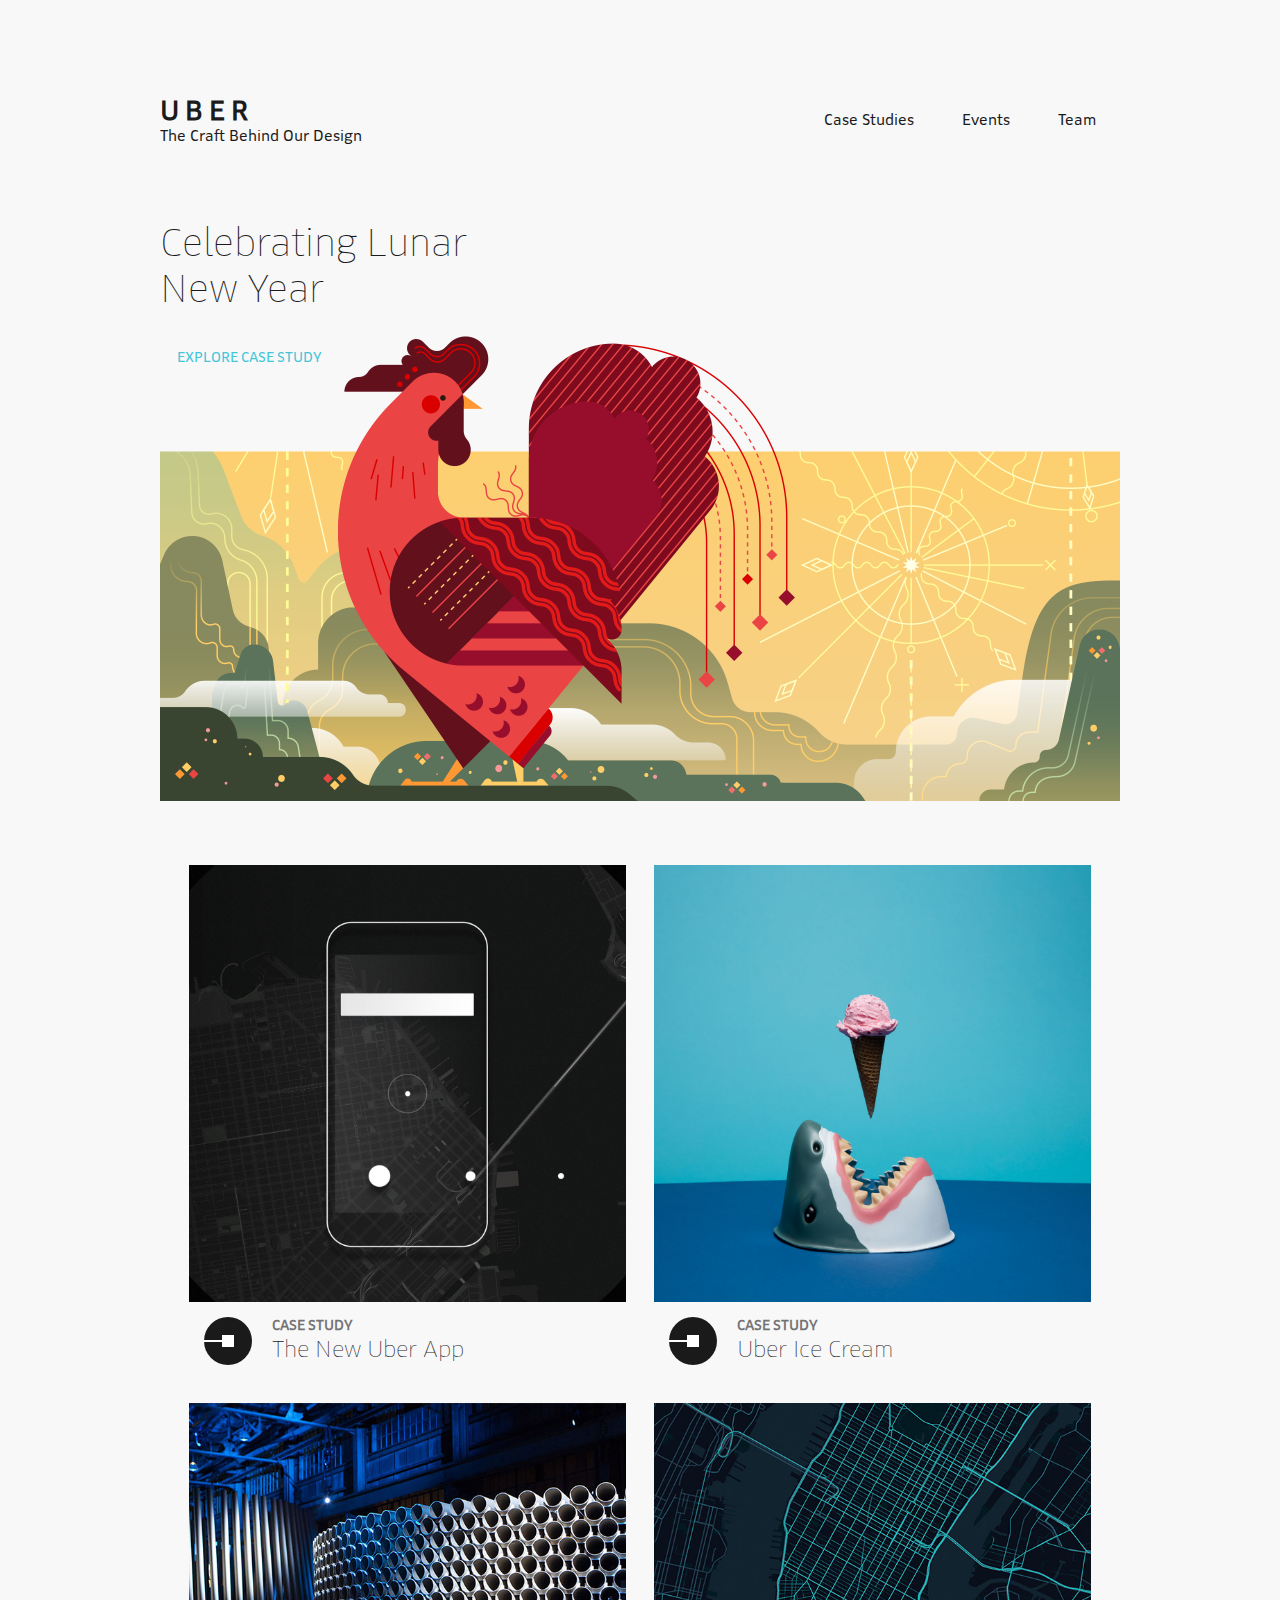
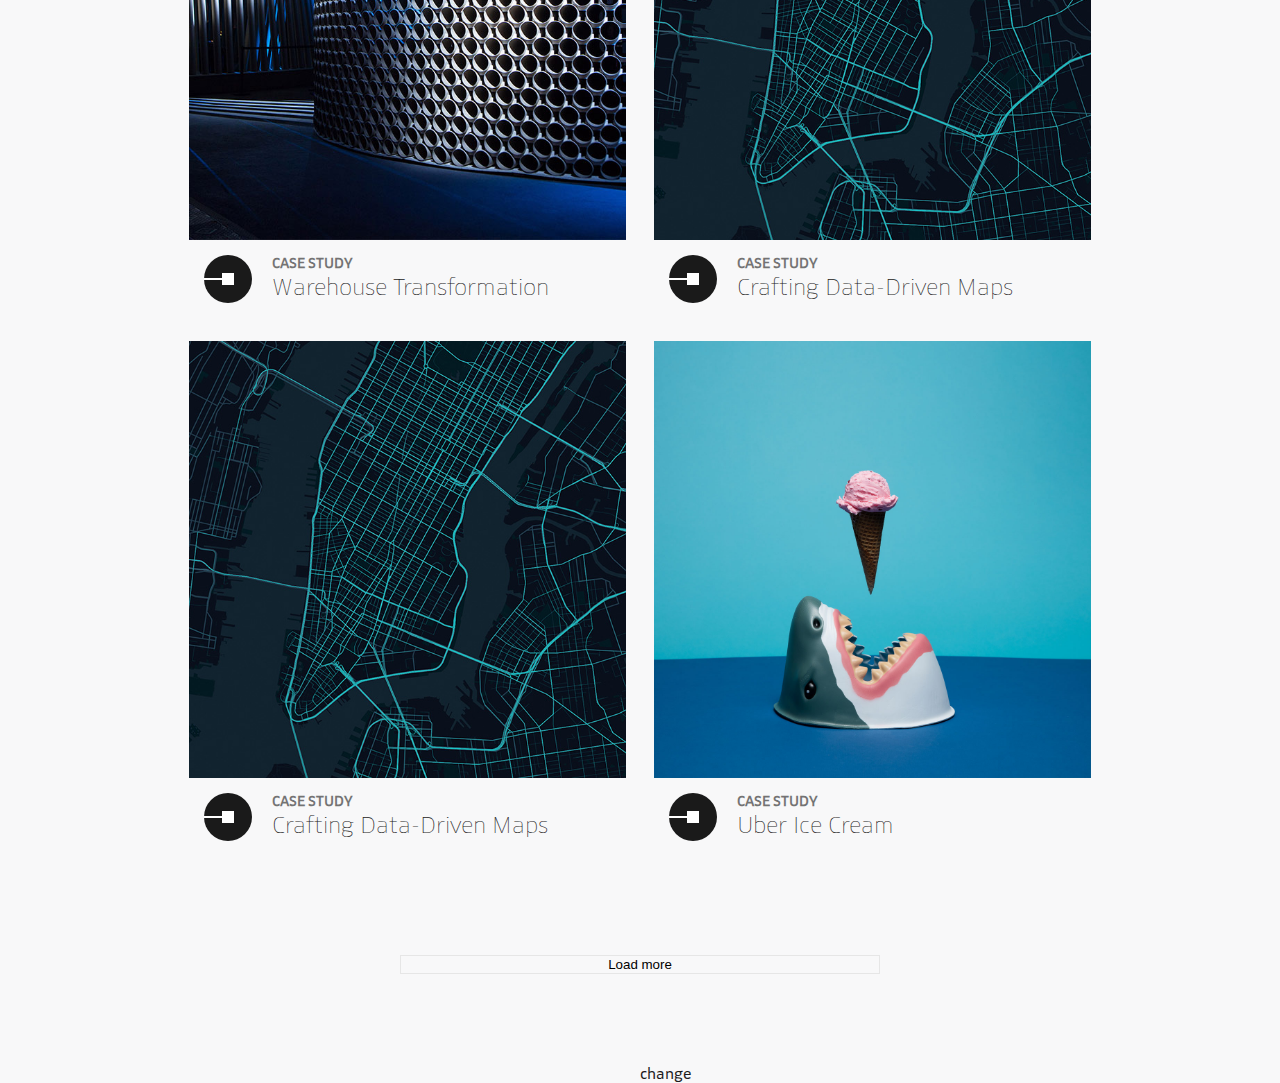
<file: l4/index.html>
<html lang="en">
<head>
    <meta charset="UTF-8">
    <meta name="viewport" content="width=device-width, initial-scale=1.0">
    <meta http-equiv="X-UA-Compatible" content="ie=edge">
    <title>Title</title>
    <link rel="stylesheet" href="./style.css">
</head>
<body>
    <div class="conteiner">
      <header class="col-xs-12 col-sm-12 col-md-12 col-lg-12 page-header">
          <div class="col-xs-4 col-sm-4 col-md-4 col-lg-4 logo-conteiner">
            <span class="logo">U B E R</span>
            <span class="logo_text">The Craft Behind Our Design</span>
          </div>
          <div class="col-xs-4 col-sm-4 col-md-4 col-lg-4 menu">
              <div class="menu_list">
                  <div class="menu_item">
                    <a href="#">Case Studies</a>
                  </div>
                  <div class="menu_item">
                    <a href="#">Events</a>
                  </div>
                  <div class="menu_item">
                    <a href="#">Team</a>
                  </div>
              </div>
              <div class="menu_control">
                  <div class="menu_control_bar">

                  </div>
                  <div class="menu_control_bar">

                  </div>
                  <div class="menu_control_bar">

                  </div>
              </div>
          </div>
      </header>
      <section class="col-xs-12 col-md-12 col-sm-12 col-lg-12 page-main-paragraph">
        <h1>
          Celebrating Lunar
          <br>
          New Year
        </h1>
      </section>
      <section class="col-xs-12 col-sm-12 col-md-12 col-lg-12 page-main-baner">
        <a href="#" class="page-main-baner_link">
            <div class="link_text">
              EXPLORE CASE STUDY
            </div>
            <div class="progress"></div>
        </a>
        <img src="./assets/images/main-baner.png" alt="">
      </section>
      <section class="page-main-content">

            <div class="content-item-wrapper col-xs-12 col-sm-6 col-md-6 col-lg-6">
              <div class="content-item">
                <div class="content-item-image">
                    <img src="assets/images/grid-image.jpg" alt="">
                </div>
                <div class="content-item_footer">
                    <div class="content-item_icon">
                      <img src="assets/images/icon.svg" alt="">
                    </div>
                    <div class="content-item_title">
                      <div class="content-item_title-head">
                          case study
                      </div>
                      <div class="content-item_title-content">
                          The New Uber App
                      </div>
                    </div>
                </div>
              </div>
            </div>

            <div class="content-item-wrapper col-xs-12 col-sm-6 col-md-6 col-lg-6">
              <div class="content-item">
                <div class="content-item-image">
                    <img src="assets/images/gri-image-2.jpg" alt="">
                </div>
                <div class="content-item_footer">
                    <div class="content-item_icon">
                      <img src="assets/images/icon.svg" alt="">
                    </div>
                    <div class="content-item_title">
                      <div class="content-item_title-head">
                          case study
                      </div>
                      <div class="content-item_title-content">
                          Uber Ice Cream
                      </div>
                    </div>
                </div>
              </div>
            </div>

            <div class="content-item-wrapper col-xs-12 col-sm-6 col-md-6 col-lg-6">
              <div class="content-item">
                <div class="content-item-image">
                    <img src="assets/images/grid-image-5.jpg" alt="">
                </div>
                <div class="content-item_footer">
                    <div class="content-item_icon">
                      <img src="assets/images/icon.svg" alt="">
                    </div>
                    <div class="content-item_title">
                      <div class="content-item_title-head">
                          case study
                      </div>
                      <div class="content-item_title-content">
                          Warehouse Transformation
                      </div>
                    </div>
                </div>
              </div>
            </div>

            <div class="content-item-wrapper col-xs-12 col-sm-6 col-md-6 col-lg-6">
              <div class="content-item">
                <div class="content-item-image">
                    <img src="assets/images/grid-image-4.jpg" alt="">
                </div>
                <div class="content-item_footer">
                    <div class="content-item_icon">
                      <img src="assets/images/icon.svg" alt="">
                    </div>
                    <div class="content-item_title">
                      <div class="content-item_title-head">
                          case study
                      </div>
                      <div class="content-item_title-content">
                          Crafting Data-Driven Maps
                      </div>
                    </div>
                </div>
              </div>
            </div>

            <div class="content-item-wrapper col-xs-12 col-sm-6 col-md-6 col-lg-6">
              <div class="content-item">
                <div class="content-item-image">
                    <img src="assets/images/grid-image-4.jpg" alt="">
                </div>
                <div class="content-item_footer">
                    <div class="content-item_icon">
                      <img src="assets/images/icon.svg" alt="">
                    </div>
                    <div class="content-item_title">
                      <div class="content-item_title-head">
                          case study
                      </div>
                      <div class="content-item_title-content">
                          Crafting Data-Driven Maps
                      </div>
                    </div>
                </div>
              </div>
            </div>

            <div class="content-item-wrapper col-xs-12 col-sm-6 col-md-6 col-lg-6">
              <div class="content-item">
                <div class="content-item-image">
                    <img src="assets/images/gri-image-2.jpg" alt="">
                </div>
                <div class="content-item_footer">
                    <div class="content-item_icon">
                      <img src="assets/images/icon.svg" alt="">
                    </div>
                    <div class="content-item_title">
                      <div class="content-item_title-head">
                          case study
                      </div>
                      <div class="content-item_title-content">
                          Uber Ice Cream
                      </div>
                    </div>
                </div>
              </div>
            </div>

      </section>
      <section class="pagination">
        <button class="btn"><span>Load more</span></button>
      </section>
      <section class="page-footer">
          <div class="page-footer_item col-xs-12 col-sm-6 col-md-6 col-lg-6">
            <div class="">

            </div>
          </div>
          <div class="page-footer_item col-xs-12 col-sm-6 col-md-6 col-lg-6">
              change
          </div>
      </section>
    </div>
</body>
</html>
</file>
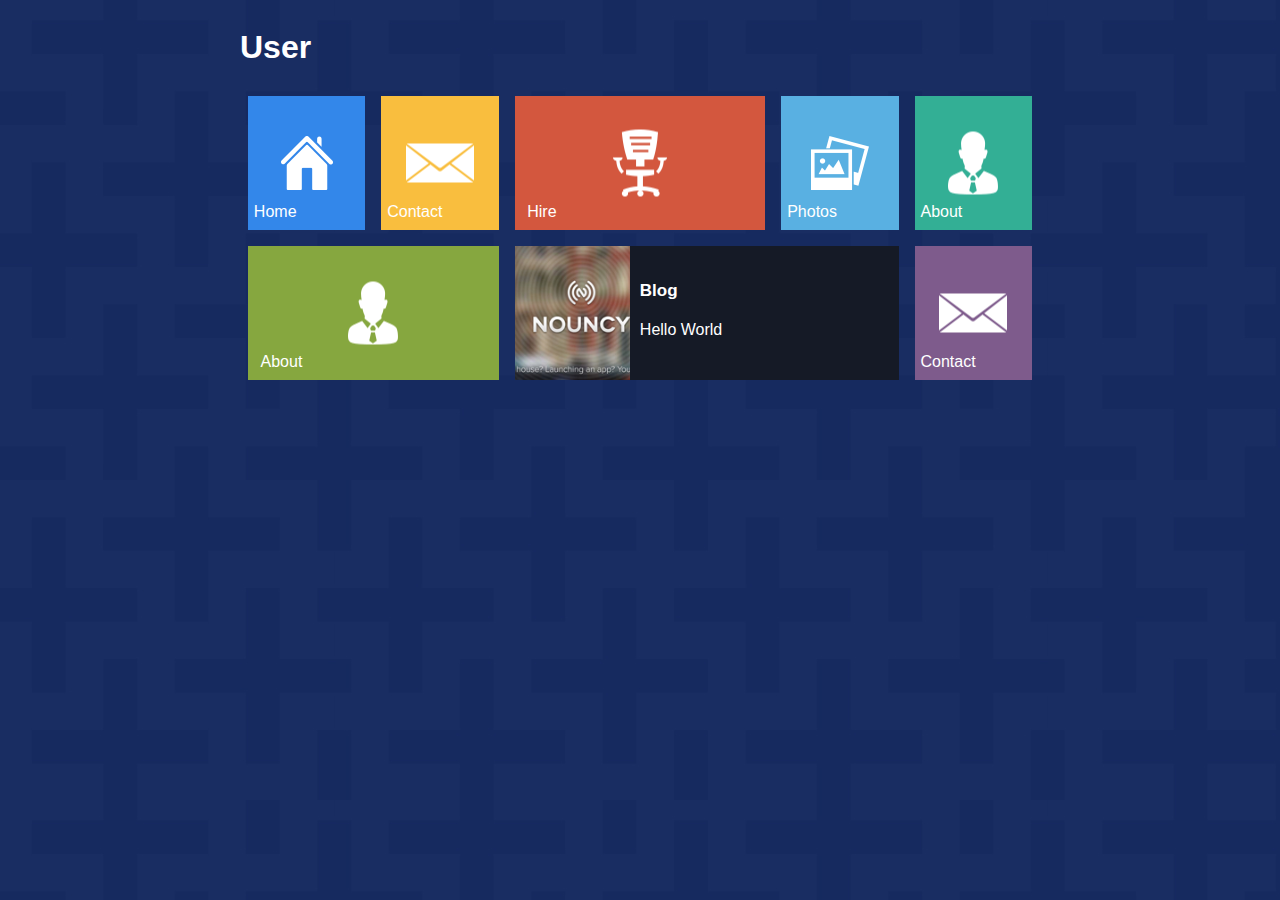
<file: wa_hw_6_Yaroslav_Ovdi/index.html>
<html lang="en">
<head>
    <meta charset="UTF-8">
    <meta name="viewport" content="width=device-width, initial-scale=1.0">
    <meta http-equiv="X-UA-Compatible" content="ie=edge">
    <title>Metro ui</title>
    <link rel="stylesheet" href="./style.css">
</head>
<body>
    <div class="page-wrapper">
        <header class="page-header">
            <h1>User</h1>
        </header>
        <div class="items-wrapper">
                <div class="item col-xs-6 col-sm-2">
                    <div class="item__content">

                    
                        <div class="item__image">
                            <img src="./images/home.png" alt="">
                        </div>
                        <div class="item__text">
                            Home
                        </div>
                    </div>
                </div>
                <div class="item col-xs-6 col-sm-2">
                        <div class="item__content">
    
                        
                            <div class="item__image">
                                <img src="./images/contact.png" alt="">
                            </div>
                            <div class="item__text">
                                Contact
                            </div>
                        </div>
                </div>
                <div class="item col-xs-12 col-sm-4">
                        <div class="item__content">
    
                        
                            <div class="item__image">
                                <img src="./images/hire.png" alt="">        
                            </div>
                            <div class="item__text">
                                Hire
                            </div>
                        </div>
                </div>
                <div class="item col-xs-6 col-sm-2">
                        <div class="item__content">
    
                        
                            <div class="item__image">
                                <img src="./images/photos.png" alt="">
                            </div>
                            <div class="item__text">
                                Photos
                            </div>
                        </div>
                </div>
                <div class="item col-xs-6 col-sm-2">
                        <div class="item__content">
    
                        
                            <div class="item__image">
                                <img src="./images/about.png" alt="">
                            </div>
                            <div class="item__text">
                                About
                            </div>
                        </div>
                </div>
                <div class="item col-xs-12 col-sm-4">
                        <div class="item__content">
    
                        
                            <div class="item__image">
                                <img src="./images/about.png" alt="">
                            </div>
                            <div class="item__text">
                                About
                            </div>
                        </div>
                </div>
                <div class="item col-xs-12 col-sm-6">
                        <div class="item__content blog">
    
                        
                            <div class="blog__image">
                                <img src="./images/blog-image.png" alt="">
                            </div>
                            <div class="blog__text">
                                <div class="blog__header">Blog</div>
                                <div class="blog__paragraph">Hello World</div>
                            </div>
                        </div>
                </div>
                <div class="item col-xs-12 col-sm-2">
                        <div class="item__content">
    
                        
                            <div class="item__image">
                                <img src="./images/contact.png" alt="">
                            </div>
                            <div class="item__text">
                                Contact
                            </div>
                        </div>
                </div>
                    
        </div>
    </div>
</body>
</html>
</file>
<file: l4/style.css>
@font-face {
    font-family: 'Normal';
    src: url(./assets/fonts/kerola.woff2) format('woff2');
}
@font-face {
    font-family: 'Light';
    src: url(./assets/fonts/kerola-light.woff2) format('woff2');
}
* {
    box-sizing: border-box;
}
html {
    font-family: 'Normal', Fallback, sans-serif;
    font-size: 14px;
}
body {
    height: 100%;
    width: 100%;
    overflow-x: hidden;
    color: #1c1b1b;
    background-color: #f8f8f9;
    margin: 0;
    padding: 0;
    text-decoration: none;
}
a {
  text-decoration: none;
  color: #1c1b1b;
}
.conteiner {
  width: 100%;
  max-width: 960px;
  min-height: 100%;
  height: 100%;
  margin: 0 auto;
}
.col-xs-1, .col-sm-1, .col-md-1, .col-lg-1, .col-xs-2, .col-sm-2, .col-md-2, .col-lg-2, .col-xs-3, .col-sm-3, .col-md-3, .col-lg-3, .col-xs-4, .col-sm-4, .col-md-4, .col-lg-4, .col-xs-5, .col-sm-5, .col-md-5, .col-lg-5, .col-xs-6, .col-sm-6, .col-md-6, .col-lg-6, .col-xs-7, .col-sm-7, .col-md-7, .col-lg-7, .col-xs-8, .col-sm-8, .col-md-8, .col-lg-8, .col-xs-9, .col-sm-9, .col-md-9, .col-lg-9, .col-xs-10, .col-sm-10, .col-md-10, .col-lg-10, .col-xs-11, .col-sm-11, .col-md-11, .col-lg-11, .col-xs-12, .col-sm-12, .col-md-12, .col-lg-12 {
  position: relative;
  min-height: 1px;
/*  padding-left: 15px;*/
/*  padding-right: 15px; */
}
.col-xs-1, .col-xs-2, .col-xs-3, .col-xs-4, .col-xs-5, .col-xs-6, .col-xs-7, .col-xs-8, .col-xs-9, .col-xs-10, .col-xs-11, .col-xs-12 {
  float: left;
}
.col-xs-12 {
  width: 100%;
}
.col-xs-11 {
  width: 91.66666667%;
}
.col-xs-10 {
  width: 83.33333333%;
}
.col-xs-9 {
  width: 75%;
}
.col-xs-8 {
  width: 66.66666667%;
}
.col-xs-7 {
  width: 58.33333333%;
}
.col-xs-6 {
  width: 50%;
}
.col-xs-5 {
  width: 41.66666667%;
}
.col-xs-4 {
  width: 33.33333333%;
}
.col-xs-3 {
  width: 25%;
}
.col-xs-2 {
  width: 16.66666667%;
}
.col-xs-1 {
  width: 8.33333333%;
}
.logo {
  font-weight: bold;
  position: absolute;
  left: 60%;
  top: 45%;
  width: 100%;
  font-size: 1.8rem;

}

.menu_control_bar {
  width: 1.5rem;
  height: 4px;
  margin-top: 2px;
  transition: all 0.7s;
  background-color: #1c1b1b;
}
.menu_item {
  flex-grow: 1;
  transition: all 0.5s;
  text-align: center;

}
.menu_item:hover {
  border-bottom: 2px solid #1c1b1b;
  transition: all 1s;
}
.menu_list {
  display: none;
}
.page-header {
  min-height: 64px;
  display: flex;
  justify-content: flex-start;
  position: relative;
}
.menu_control {
  display: flex;
  flex-direction: column;
  position: absolute;
  left: -85%;
  top:50%;
  z-index: 1000;
}
.logo_text {
  display: none;
}
.page-main-paragraph {
  min-height: 10rem;
  padding-top: 1.2rem;
}
.page-main-paragraph > h1 {
    font-family: 'Light', Fallback, sans-serif;
    font-size: 2.5rem;
    font-weight: 400;
}
.page-main-baner {
  display: block;
  position: relative;
}
.page-main-baner_link {
  display: block;
  position: absolute;
  font-size: 0.9rem;
  z-index: 5;
  overflow: hidden;
  color: #42c5d8;
  top: -15%;
  padding: 0.2rem 0.2rem 0.6rem;
  left: 1rem;
  border-bottom: none;
}
.progress {
   height: 3px;
   position: relative;
  }
  .progress:hover::before{
   width: 100%;
  }
  .progress::before {
   transition-timing-function: linear;
   transition-duration: .5s;
   content: '';
   position: absolute;
   height: 100%; width: 0;
   background: #42c5d8;
  }
.page-main-baner > img {
  width: 100%;
  padding-bottom: 50px;
}
.page-main-content {
  padding-left: 15px;
  padding-right: 15px;
  min-height: 100px;
  margin-top: 20px;
}
.content-item-wrapper {
  margin: 1rem 0;
  width: 100%;
  padding: 0 1rem;
}
.content-item {
  display: flex;
  flex-direction: column;
  justify-content: center;
  padding-bottom: 10px;
  transition: box-shadow 0.3s, transform 0.3s, -webkit-box-shadow 0.3s, -webkit-transform 0.3s;
}
.content-item:hover {
  box-shadow: 5px 5px 10px rgba(0,0,0,0.5);
}
.content-item-image {
  flex-grow: 1;
  width: 100%;
}
.content-item_footer {
  width: 100%;
  display: flex;
  flex-direction: row;
  justify-content: flex-start;
  padding-left: 15px;
  padding-top: 15px;
}
.content-item_icon {
  flex-grow: 0;
}
.content-item_title {
  flex-grow: 1;
  padding-left: 20px;
}
.content-item_icon > img {
  width: 100%;
}
.content-item-image > img {
  width: 100%;
}
.content-item_title-head {
    font-weight: 600;
    font-size: 0.9rem;
    text-transform: uppercase;
    opacity: 0.6;
    color: #1c1b1b;
}
.content-item_title-content {
    font-weight: 400;
    font-size: 1.5rem;
    font-family: 'Light', Fallback, sans-serif;
}
.pagination {
  display: flex;
  width: 100%;
  min-height: 200px;
}
.btn {
  margin: auto;
  flex-grow: 0;
  flex-shrink: 0;
  flex-basis: 50%;
  height: 10%;
  background: transparent;
  border: 1px solid #e6e6e6;
}
.page-footer {

}
@media (min-width: 768px) {
  .col-sm-1, .col-sm-2, .col-sm-3, .col-sm-4, .col-sm-5, .col-sm-6, .col-sm-7, .col-sm-8, .col-sm-9, .col-sm-10, .col-sm-11, .col-sm-12 {
    float: left;
  }
  .col-sm-12 {
    width: 100%;
  }
  .col-sm-11 {
    width: 91.66666667%;
  }
  .col-sm-10 {
    width: 83.33333333%;
  }
  .col-sm-9 {
    width: 75%;
  }
  .col-sm-8 {
    width: 66.66666667%;
  }
  .col-sm-7 {
    width: 58.33333333%;
  }
  .col-sm-6 {
    width: 50%;
  }
  .col-sm-5 {
    width: 41.66666667%;
  }
  .col-sm-4 {
    width: 33.33333333%;
  }
  .col-sm-3 {
    width: 25%;
  }
  .col-sm-2 {
    width: 16.66666667%;
  }
  .col-sm-1 {
    width: 8.33333333%;
  }
  .menu_control {
    display: flex;
    flex-direction: column;
    position: absolute;
    left: -85%;
    top:7%;

  }
  .menu_list {
    display: none;
  }
  .logo-conteiner {
    position: relative;
  }
  .page-header {
    padding-top: 0px;
  }
  .logo {
    font-weight: bold;
    position: absolute;
    left: 30%;
    top: 10%;
  }
  .page-main-baner_link {
    top: 2%;
  }

}
@media (min-width: 992px) {
  .col-md-1, .col-md-2, .col-md-3, .col-md-4, .col-md-5, .col-md-6, .col-md-7, .col-md-8, .col-md-9, .col-md-10, .col-md-11, .col-md-12 {
    float: left;
  }
  .col-md-12 {
    width: 100%;
  }
  .col-md-11 {
    width: 91.66666667%;
  }
  .col-md-10 {
    width: 83.33333333%;
  }
  .col-md-9 {
    width: 75%;
  }
  .col-md-8 {
    width: 66.66666667%;
  }
  .col-md-7 {
    width: 58.33333333%;
  }
  .col-md-6 {
    width: 50%;
  }
  .col-md-5 {
    width: 41.66666667%;
  }
  .col-md-4 {
    width: 33.33333333%;
  }
  .col-md-3 {
    width: 25%;
  }
  .col-md-2 {
    width: 16.66666667%;
  }
  .col-md-1 {
    width: 8.33333333%;
  }
  .menu_control {
    display: none;
  }
  .menu_list {
    display: flex;
    justify-content: flex-start;
  }
  .page-header {
    min-height: 160px;
    padding-top: 40px;
    display: flex;
    justify-content: space-between;
    position: relative;
  }
  .logo-conteiner {
    height: 120px;
    min-height: 120px;
    display: flex;
    justify-content: center;
    flex-direction: column;
  }
  .menu {
    height: 120px;
    min-height: 120px;
    display: flex;
    flex-direction: column;
    justify-content: center;
    position: relative;
  }
  .logo_text {
    display: inline;
  }
  .logo {
    display: inline;
    position: static;
  }
  .page-main-paragraph > h1 {
      font-family: 'Light', Fallback, sans-serif;
      font-size: 3.5rem;
      font-weight: 400;
  }
}
@media (min-width: 1200px) {
  .col-lg-1, .col-lg-2, .col-lg-3, .col-lg-4, .col-lg-5, .col-lg-6, .col-lg-7, .col-lg-8, .col-lg-9, .col-lg-10, .col-lg-11, .col-lg-12 {
    float: left;
  }
  .col-lg-12 {
    width: 100%;
  }
  .col-lg-11 {
    width: 91.66666667%;
  }
  .col-lg-10 {
    width: 83.33333333%;
  }
  .col-lg-9 {
    width: 75%;
  }
  .col-lg-8 {
    width: 66.66666667%;
  }
  .col-lg-7 {
    width: 58.33333333%;
  }
  .col-lg-6 {
    width: 50%;
  }
  .col-lg-5 {
    width: 41.66666667%;
  }
  .col-lg-4 {
    width: 33.33333333%;
  }
  .col-lg-3 {
    width: 25%;
  }
  .col-lg-2 {
    width: 16.66666667%;
  }
  .col-lg-1 {
    width: 8.33333333%;
  }
  .menu_control {
    display: none;
  }
  .menu_list {
    display: flex;
    justify-content: flex-start;
  }
  .page-header {
    min-height: 160px;
    padding-top: 40px;
    display: flex;
    justify-content: space-between;
    position: relative;
  }
  .logo-conteiner {
    height: 120px;
    min-height: 120px;
    display: flex;
    justify-content: center;
    flex-direction: column;
  }
  .menu {
    height: 120px;
    min-height: 120px;
    display: flex;
    flex-direction: column;
    justify-content: center;
    position: relative;
  }
  .logo_text {
    display: inline;
  }
  .page-main-paragraph > h1 {
      font-family: 'Light', Fallback, sans-serif;
      font-size: 2.5rem;
      font-weight: 400;
  }
}
</file>
<file: wa_hw_6_Yaroslav_Ovdi/style.css>
@import './css/grid.css';
@import './css/main.css';
</file>
